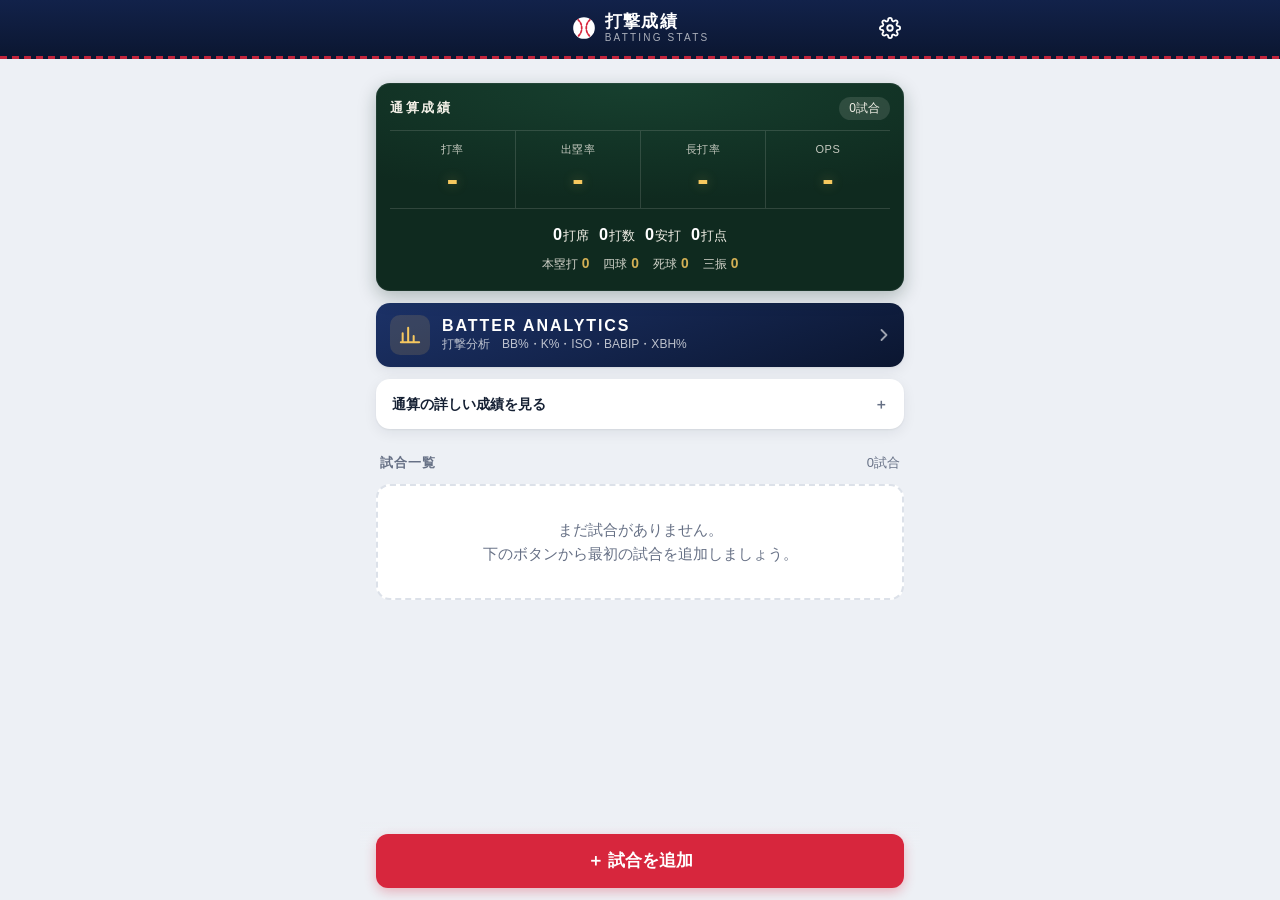
<file: index.html>
<!DOCTYPE html>
<html lang="ja">
<head>
  <meta charset="UTF-8">
  <meta name="viewport" content="width=device-width, initial-scale=1, viewport-fit=cover">
  <meta name="theme-color" content="#0b1630">
  <meta name="apple-mobile-web-app-capable" content="yes">
  <meta name="apple-mobile-web-app-status-bar-style" content="black-translucent">
  <meta name="apple-mobile-web-app-title" content="打撃成績">
  <title>打撃成績</title>
  <meta name="description" content="野球の打撃成績を記録・集計するアプリ">
  <link rel="manifest" href="manifest.webmanifest">
  <link rel="icon" type="image/png" sizes="32x32" href="icons/favicon-32.png">
  <link rel="apple-touch-icon" href="icons/apple-touch-icon.png">
  <link rel="stylesheet" href="css/style.css">
</head>
<body>
  <!-- 画面上部のヘッダー（中身は js/app.js が画面ごとに書き換えます） -->
  <header class="app-header" id="app-header"></header>

  <!-- 各画面の中身が入る場所（js/screens/ の各ファイルが描画します） -->
  <main class="app-main" id="app-main"></main>

  <!-- 「記録しました」などの短いお知らせ -->
  <div class="toast" id="toast" role="status" aria-live="polite"></div>

  <!-- 読み込む順番に意味があります（共通の部品 → 保存の仕組み → 各画面 → 起動処理） -->
  <script src="js/constants.js"></script>
  <script src="js/ui.js"></script>
  <script src="js/stats.js"></script>
  <script src="js/storage/local-storage-adapter.js"></script>
  <script src="js/storage/store.js"></script>
  <script src="js/backup.js"></script>
  <script src="js/screens/home.js"></script>
  <script src="js/screens/game-form.js"></script>
  <script src="js/screens/game-detail.js"></script>
  <script src="js/screens/analytics.js"></script>
  <script src="js/screens/settings.js"></script>
  <script src="js/app.js"></script>
</body>
</html>
</file>
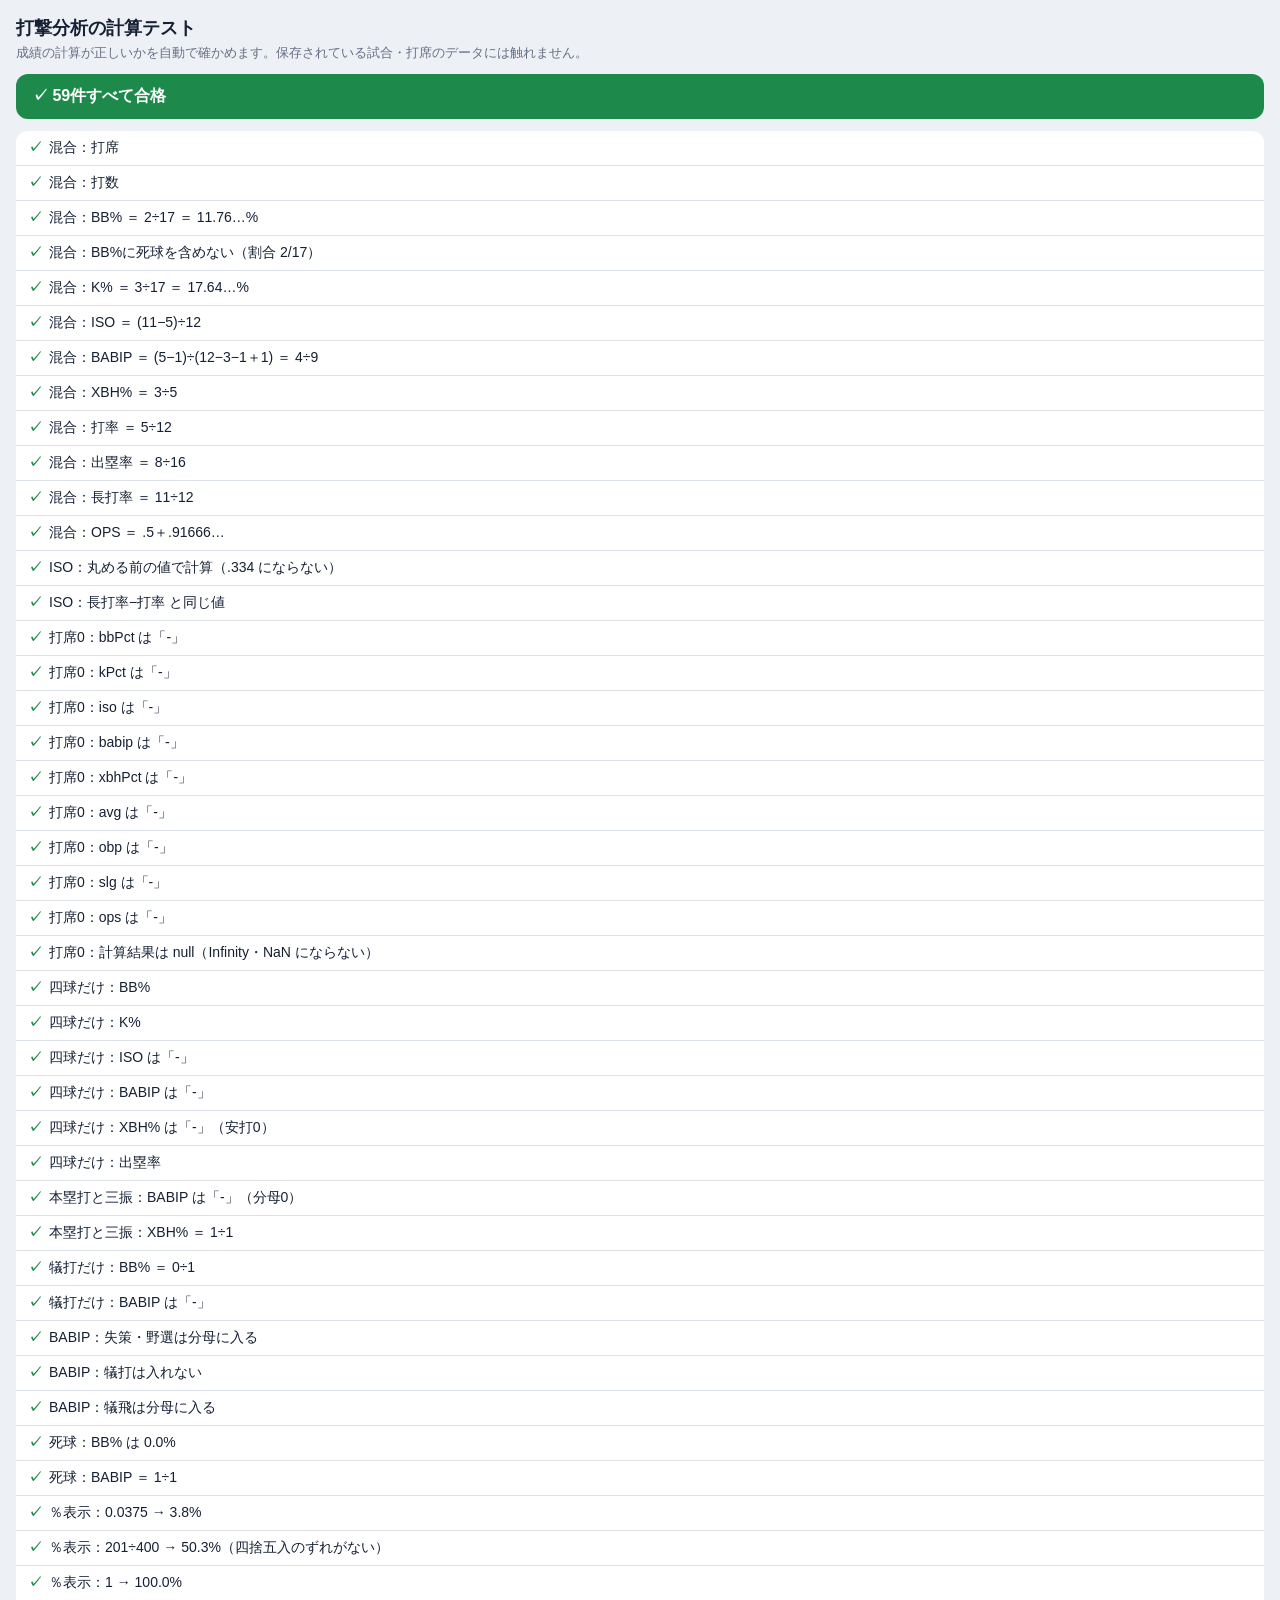
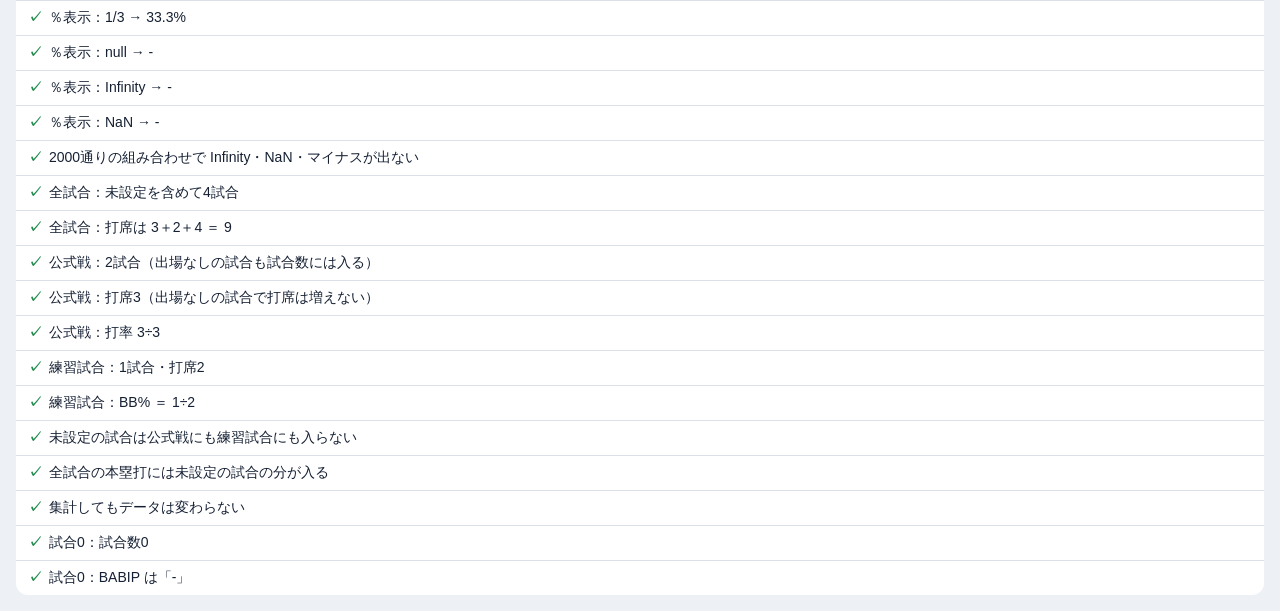
<file: tests/test.html>
<!DOCTYPE html>
<html lang="ja">
<head>
  <meta charset="UTF-8">
  <meta name="viewport" content="width=device-width, initial-scale=1">
  <title>計算テスト｜打撃成績</title>
  <style>
    body { margin: 0; padding: 16px; font-family: -apple-system, "Hiragino Sans", "Noto Sans JP", sans-serif; background: #edf0f5; color: #152033; }
    h1 { font-size: 18px; margin: 0 0 4px; }
    .note { font-size: 13px; color: #667085; margin: 0 0 12px; }
    .summary { padding: 12px 16px; border-radius: 12px; font-weight: 700; font-size: 16px; color: #fff; }
    .summary.ok { background: #1d8a4b; }
    .summary.ng { background: #d7263d; }
    ul { list-style: none; margin: 12px 0 0; padding: 0; background: #fff; border-radius: 12px; }
    li { padding: 8px 12px; border-top: 1px solid #dce1e9; font-size: 14px; }
    li:first-child { border-top: 0; }
    .mark { display: inline-block; width: 1.5em; font-weight: 700; }
    .pass .mark { color: #1d8a4b; }
    .fail { background: #fdecef; }
    .fail .mark { color: #d7263d; }
    .detail { display: block; margin-left: 1.5em; font-size: 12px; color: #b01d31; }
  </style>
</head>
<body>
  <h1>打撃分析の計算テスト</h1>
  <p class="note">成績の計算が正しいかを自動で確かめます。保存されている試合・打席のデータには触れません。</p>
  <div class="summary" id="summary">テスト中…</div>
  <ul id="list"></ul>

  <script src="../js/constants.js"></script>
  <script src="../js/ui.js"></script>
  <script src="../js/stats.js"></script>
  <script src="analytics-tests.js"></script>
  <script>
    (function () {
      var results = (window.App && App.testResults) || [];
      var failed = results.filter(function (r) { return !r.ok; });
      var summary = document.getElementById('summary');
      if (!results.length) {
        summary.textContent = 'テストを実行できませんでした';
        summary.className = 'summary ng';
      } else {
        summary.textContent = failed.length
          ? '✕ ' + results.length + '件中 ' + failed.length + '件が不合格'
          : '✓ ' + results.length + '件すべて合格';
        summary.className = 'summary ' + (failed.length ? 'ng' : 'ok');
      }
      document.getElementById('list').innerHTML = results.map(function (r) {
        var text = r.name.replace(/&/g, '&amp;').replace(/</g, '&lt;');
        return '<li class="' + (r.ok ? 'pass' : 'fail') + '"><span class="mark">' + (r.ok ? '✓' : '✕') + '</span>' + text +
          (r.detail ? '<span class="detail">' + r.detail.replace(/</g, '&lt;') + '</span>' : '') + '</li>';
      }).join('');
      document.title = (failed.length ? 'NG ' : 'OK ') + document.title;
    })();
  </script>
</body>
</html>
</file>
<file: css/style.css>
/* =========================================================
   打撃成績アプリ　スタイル
   スマホ（幅 360〜430px）での表示を基準にしています。
   色やサイズは :root の変数をまとめて変えれば全体に反映されます。
   ========================================================= */

:root {
  /* チームカラー（紺 × 赤） */
  --c-navy-900: #0b1630;
  --c-navy-800: #12224a;
  --c-navy-700: #1c3268;
  --c-red: #d7263d;
  --c-red-dark: #b01d31;

  /* スコアボード */
  --c-board: #0f2a1f;
  --c-board-2: #17402f;
  --c-board-line: rgba(244, 241, 232, 0.14);
  --c-gold: #f6c85f;
  --c-chalk: #f4f1e8;

  /* 基本の色 */
  --c-bg: #edf0f5;
  --c-surface: #ffffff;
  --c-text: #152033;
  --c-muted: #667085;
  --c-border: #dce1e9;

  /* 打席結果の色分け */
  --c-hit: #1d8a4b;
  --c-hit-bg: #e2f4e9;
  --c-walk: #2160c4;
  --c-walk-bg: #e3ecfb;
  --c-sac: #b26a12;
  --c-sac-bg: #fbefd9;
  --c-out: #556070;
  --c-out-bg: #eceff3;

  --radius: 14px;
  --radius-sm: 10px;
  --shadow: 0 1px 2px rgba(16, 24, 40, 0.06), 0 4px 14px rgba(16, 24, 40, 0.07);

  --font: -apple-system, BlinkMacSystemFont, "Hiragino Sans", "Hiragino Kaku Gothic ProN",
          "Noto Sans JP", "Yu Gothic UI", Meiryo, sans-serif;
  --font-num: "DIN Alternate", "DIN Condensed", Bahnschrift, "Roboto Condensed",
              "Arial Narrow", var(--font);

  --header-h: 56px;
  --safe-top: env(safe-area-inset-top, 0px);
  --safe-bottom: env(safe-area-inset-bottom, 0px);
  --content-max: 560px;

  color-scheme: light;
}

/* ---------- 基本 ---------- */

*,
*::before,
*::after {
  box-sizing: border-box;
}

html {
  -webkit-text-size-adjust: 100%;
}

body {
  margin: 0;
  min-height: 100vh;
  background: var(--c-bg);
  color: var(--c-text);
  font-family: var(--font);
  font-size: 15px;
  line-height: 1.6;
  -webkit-tap-highlight-color: transparent;
}

a {
  color: var(--c-walk);
}

button {
  font: inherit;
  color: inherit;
}

[hidden] {
  display: none !important;
}

svg {
  display: block;
}

/* ---------- ヘッダー ---------- */

.app-header {
  position: sticky;
  top: 0;
  z-index: 20;
  padding-top: var(--safe-top);
  background: linear-gradient(180deg, var(--c-navy-800), var(--c-navy-900));
  color: #fff;
}

/* ボールの縫い目をイメージした赤いライン */
.app-header::after {
  content: "";
  display: block;
  height: 3px;
  background: repeating-linear-gradient(90deg, var(--c-red) 0 7px, transparent 7px 12px);
  opacity: 0.9;
}

.app-header__inner {
  display: grid;
  grid-template-columns: 80px 1fr 80px;
  align-items: center;
  height: var(--header-h);
  max-width: var(--content-max);
  margin: 0 auto;
  padding: 0 8px;
}

.app-header__side {
  display: flex;
  align-items: center;
}

.app-header__side--right {
  justify-content: flex-end;
}

.header-btn {
  display: inline-flex;
  align-items: center;
  justify-content: center;
  gap: 2px;
  min-width: 44px;
  height: 44px;
  padding: 0 8px;
  border-radius: 10px;
  color: #fff;
  text-decoration: none;
  font-size: 15px;
}

.header-btn svg {
  width: 22px;
  height: 22px;
}

.header-btn:active {
  background: rgba(255, 255, 255, 0.12);
}

.header-btn--back {
  padding-left: 2px;
}

.header-btn--text {
  font-weight: 700;
  border: 1px solid rgba(255, 255, 255, 0.35);
  height: 34px;
  padding: 0 14px;
  border-radius: 999px;
}

.header-title {
  display: flex;
  flex-direction: column;
  align-items: center;
  min-width: 0;
  line-height: 1.25;
}

.header-title__main {
  max-width: 100%;
  overflow: hidden;
  white-space: nowrap;
  text-overflow: ellipsis;
  font-size: 17px;
  font-weight: 700;
}

.header-title__sub {
  font-size: 12px;
  color: rgba(255, 255, 255, 0.7);
  font-family: var(--font-num);
  letter-spacing: 0.04em;
}

.brand {
  display: flex;
  align-items: center;
  justify-content: center;
  gap: 8px;
}

.icon-ball {
  width: 26px;
  height: 26px;
}

.brand__text {
  display: flex;
  flex-direction: column;
  line-height: 1.1;
}

.brand__title {
  font-size: 17px;
  font-weight: 800;
  letter-spacing: 0.08em;
}

.brand__sub {
  font-family: var(--font-num);
  font-size: 10px;
  letter-spacing: 0.22em;
  color: rgba(255, 255, 255, 0.65);
}

/* ---------- メイン ---------- */

.app-main {
  max-width: var(--content-max);
  margin: 0 auto;
  padding: 16px 16px calc(112px + var(--safe-bottom));
}

.app-main.has-record-bar {
  padding-bottom: calc(112px + var(--safe-bottom));
}

.section {
  margin-top: 24px;
}

.section-title {
  display: flex;
  align-items: baseline;
  justify-content: space-between;
  margin: 0 4px 10px;
  font-size: 13px;
  font-weight: 700;
  letter-spacing: 0.08em;
  color: var(--c-muted);
}

.section-title__count {
  font-weight: 500;
  letter-spacing: 0;
}

.card {
  background: var(--c-surface);
  border-radius: var(--radius);
  box-shadow: var(--shadow);
}

.card__title {
  margin: 0 0 6px;
  font-size: 16px;
}

.card__text {
  margin: 0 0 16px;
  font-size: 14px;
  color: var(--c-muted);
}

.empty {
  padding: 32px 16px;
  text-align: center;
  color: var(--c-muted);
  background: var(--c-surface);
  border: 2px dashed var(--c-border);
  border-radius: var(--radius);
}

.empty--compact {
  padding: 20px 16px;
}

/* 「4打席 3打数 2安打 1打点」 */
.stat-line {
  display: inline-flex;
  flex-wrap: wrap;
  column-gap: 10px;
}

.stat-line b {
  font-family: var(--font-num);
  font-size: 1.25em;
  margin-right: 1px;
}

/* ---------- スコアボード（通算成績） ---------- */

.scoreboard {
  position: relative;
  overflow: hidden;
  padding: 14px 14px 16px;
  border-radius: var(--radius);
  background:
    radial-gradient(120% 80% at 50% 0%, var(--c-board-2), transparent 70%),
    var(--c-board);
  color: var(--c-chalk);
  box-shadow: inset 0 0 0 1px rgba(255, 255, 255, 0.06), 0 6px 18px rgba(15, 42, 31, 0.28);
}

.scoreboard__head {
  display: flex;
  align-items: center;
  justify-content: space-between;
  margin-bottom: 10px;
}

.scoreboard__title {
  font-size: 13px;
  font-weight: 700;
  letter-spacing: 0.2em;
}

.scoreboard__games {
  padding: 2px 10px;
  border-radius: 999px;
  font-size: 12px;
  background: rgba(244, 241, 232, 0.12);
}

.scoreboard__rates {
  display: grid;
  grid-template-columns: repeat(4, 1fr);
  border-top: 1px solid var(--c-board-line);
  border-bottom: 1px solid var(--c-board-line);
}

.rate {
  display: flex;
  flex-direction: column;
  align-items: center;
  padding: 10px 0 8px;
}

.rate + .rate {
  border-left: 1px solid var(--c-board-line);
}

.rate__label {
  font-size: 11px;
  letter-spacing: 0.06em;
  opacity: 0.8;
}

.rate__value {
  font-family: var(--font-num);
  font-size: 28px;
  font-weight: 700;
  line-height: 1.2;
  color: var(--c-gold);
  font-variant-numeric: tabular-nums;
  text-shadow: 0 0 12px rgba(246, 200, 95, 0.35);
}

.scoreboard__line {
  margin-top: 12px;
  text-align: center;
  font-size: 13px;
}

.scoreboard__line .stat-line {
  justify-content: center;
}

.scoreboard__line b {
  color: #fff;
}

/* 結果別の内訳 */
.stat-details {
  margin-top: 12px;
  padding: 0 16px;
}

.stat-details summary {
  padding: 14px 0;
  font-size: 14px;
  font-weight: 700;
  cursor: pointer;
  list-style: none;
}

.stat-details summary::-webkit-details-marker {
  display: none;
}

.stat-details summary::after {
  content: "＋";
  float: right;
  color: var(--c-muted);
}

.stat-details[open] summary::after {
  content: "－";
}

.stat-grid {
  display: grid;
  grid-template-columns: repeat(3, 1fr);
  gap: 8px;
  margin: 0 0 16px;
}

.stat-cell {
  display: flex;
  justify-content: space-between;
  align-items: baseline;
  padding: 8px 10px;
  border-radius: var(--radius-sm);
  background: var(--c-bg);
  font-size: 13px;
}

.stat-cell dt {
  color: var(--c-muted);
  white-space: nowrap;
}

.stat-cell dd {
  margin: 0;
  font-family: var(--font-num);
  font-size: 18px;
  font-weight: 700;
}

/* ---------- 試合一覧 ---------- */

.game-list {
  display: flex;
  flex-direction: column;
  gap: 10px;
  margin: 0;
  padding: 0;
  list-style: none;
}

.game-card {
  display: flex;
  align-items: center;
  gap: 12px;
  padding: 12px 10px 12px 12px;
  background: var(--c-surface);
  border-radius: var(--radius);
  box-shadow: var(--shadow);
  color: inherit;
  text-decoration: none;
  transition: transform 0.08s ease;
}

.game-card:active {
  transform: scale(0.985);
}

.game-card__date {
  display: flex;
  flex-direction: column;
  align-items: center;
  justify-content: center;
  flex: 0 0 56px;
  height: 56px;
  border-radius: 12px;
  background: var(--c-navy-800);
  color: #fff;
  line-height: 1.1;
}

.game-card__md {
  font-family: var(--font-num);
  font-size: 19px;
  font-weight: 700;
}

.game-card__dow {
  font-size: 11px;
  opacity: 0.75;
}

.game-card__body {
  flex: 1;
  min-width: 0;
}

.game-card__opponent {
  overflow: hidden;
  white-space: nowrap;
  text-overflow: ellipsis;
  font-size: 16px;
  font-weight: 700;
}

.game-card__line {
  font-size: 13px;
  color: var(--c-muted);
}

.game-card__line b {
  color: var(--c-text);
}

.game-card__chevron {
  flex: 0 0 auto;
  color: #a6afbd;
}

.game-card__chevron svg {
  width: 20px;
  height: 20px;
}

.pa-marks {
  display: flex;
  flex-wrap: wrap;
  gap: 4px;
  margin-top: 6px;
}

.pa-mark {
  display: inline-flex;
  align-items: center;
  justify-content: center;
  width: 22px;
  height: 22px;
  border-radius: 6px;
  font-size: 12px;
  font-weight: 700;
}

.pa-mark--hit  { background: var(--c-hit);  color: #fff; }
.pa-mark--walk { background: var(--c-walk); color: #fff; }
.pa-mark--sac  { background: var(--c-sac-bg); color: var(--c-sac); }
.pa-mark--out  { background: var(--c-out-bg); color: var(--c-out); }

/* ---------- 試合の画面 ---------- */

.game-summary {
  padding: 16px;
  border-radius: var(--radius);
  background: linear-gradient(160deg, var(--c-navy-700), var(--c-navy-900));
  color: #fff;
  box-shadow: var(--shadow);
}

.game-summary__date {
  font-size: 12px;
  opacity: 0.7;
}

.game-summary__line {
  margin-top: 2px;
  font-size: 15px;
}

.game-summary__line b {
  font-size: 1.6em;
  color: var(--c-gold);
}

.game-summary__rates {
  display: grid;
  grid-template-columns: repeat(4, 1fr);
  gap: 6px;
  margin-top: 12px;
}

.mini-rate {
  display: flex;
  flex-direction: column;
  align-items: center;
  padding: 6px 0;
  border-radius: var(--radius-sm);
  background: rgba(255, 255, 255, 0.08);
}

.mini-rate__label {
  font-size: 11px;
  opacity: 0.75;
}

.mini-rate__value {
  font-family: var(--font-num);
  font-size: 18px;
  font-weight: 700;
  font-variant-numeric: tabular-nums;
}

.game-summary__memo {
  margin: 12px 0 0;
  padding-top: 10px;
  border-top: 1px solid rgba(255, 255, 255, 0.14);
  font-size: 13px;
  opacity: 0.85;
}

.pa-list {
  display: flex;
  flex-direction: column;
  gap: 6px;
  margin: 0;
  padding: 0;
  list-style: none;
}

.pa-item {
  display: flex;
  align-items: center;
  gap: 12px;
  width: 100%;
  min-height: 52px;
  padding: 8px 14px;
  border: 0;
  border-radius: var(--radius-sm);
  background: var(--c-surface);
  box-shadow: var(--shadow);
  text-align: left;
  cursor: pointer;
}

.pa-item:active {
  background: #f6f7fa;
}

.pa-item__no {
  flex: 0 0 64px;
  font-size: 13px;
  color: var(--c-muted);
}

.pa-item__rbi {
  margin-left: auto;
  font-size: 13px;
  font-weight: 700;
  color: var(--c-red);
}

.chip {
  display: inline-block;
  padding: 3px 12px;
  border-radius: 999px;
  font-size: 14px;
  font-weight: 700;
}

.chip--hit  { background: var(--c-hit-bg);  color: var(--c-hit); }
.chip--walk { background: var(--c-walk-bg); color: var(--c-walk); }
.chip--sac  { background: var(--c-sac-bg);  color: var(--c-sac); }
.chip--out  { background: var(--c-out-bg);  color: var(--c-out); }

/* 試合の画面の下：「＋ 第N打席を記録」ボタン（押すと入力パネルが開く） */
.record-bar {
  position: fixed;
  left: 0;
  right: 0;
  bottom: 0;
  z-index: 15;
  max-width: var(--content-max);
  margin: 0 auto;
  padding: 12px 16px calc(12px + var(--safe-bottom));
  background: linear-gradient(180deg, rgba(237, 240, 245, 0), var(--c-bg) 35%);
}

.record-bar__draft {
  margin: 0 0 6px;
  text-align: center;
  font-size: 12px;
  font-weight: 700;
  color: var(--c-sac);
}

.rbi-picker {
  display: flex;
  align-items: center;
  gap: 10px;
  margin-bottom: 10px;
}

.rbi-picker__label {
  flex: 0 0 auto;
  font-size: 13px;
  font-weight: 700;
  color: var(--c-muted);
}

.rbi-picker__options {
  display: grid;
  grid-template-columns: repeat(5, 1fr);
  gap: 6px;
  flex: 1;
}

.rbi-btn {
  height: 40px;
  border: 1px solid var(--c-border);
  border-radius: var(--radius-sm);
  background: var(--c-surface);
  font-family: var(--font-num);
  font-size: 18px;
  font-weight: 700;
  cursor: pointer;
}

.rbi-btn.is-selected {
  background: var(--c-red);
  border-color: var(--c-red);
  color: #fff;
}

.result-grid {
  display: grid;
  grid-template-columns: repeat(3, 1fr);
  gap: 8px;
}

.result-btn {
  height: 54px;
  padding: 0 4px;
  border: 0;
  border-radius: 12px;
  font-size: 16px;
  font-weight: 700;
  letter-spacing: 0.02em;
  cursor: pointer;
  transition: transform 0.06s ease, filter 0.06s ease;
}

.result-btn:active {
  transform: scale(0.95);
  filter: brightness(0.92);
}

.result-btn--hit  { background: var(--c-hit);  color: #fff; }
.result-btn--walk { background: var(--c-walk); color: #fff; }
.result-btn--sac  { background: var(--c-sac-bg); color: var(--c-sac); box-shadow: inset 0 0 0 1.5px rgba(178, 106, 18, 0.35); }
.result-btn--out  { background: var(--c-out-bg); color: var(--c-text); box-shadow: inset 0 0 0 1.5px var(--c-border); }

/* ---------- フォーム ---------- */

.form {
  padding: 18px 16px;
}

.field + .field {
  margin-top: 18px;
}

.field__label {
  display: block;
  margin-bottom: 6px;
  font-size: 14px;
  font-weight: 700;
}

.field__optional {
  margin-left: 8px;
  padding: 1px 8px;
  border-radius: 999px;
  background: var(--c-bg);
  font-size: 11px;
  font-weight: 500;
  color: var(--c-muted);
}

.field__error {
  margin: 6px 0 0;
  font-size: 13px;
  color: var(--c-red);
}

/* iPhoneで入力時に画面が拡大されないよう 16px 以上にしています */
.input {
  display: block;
  width: 100%;
  min-height: 48px;
  padding: 10px 12px;
  border: 1.5px solid var(--c-border);
  border-radius: var(--radius-sm);
  background: var(--c-surface);
  font: inherit;
  font-size: 16px;
  color: var(--c-text);
  -webkit-appearance: none;
  appearance: none;
}

.input:focus {
  outline: none;
  border-color: var(--c-navy-700);
  box-shadow: 0 0 0 3px rgba(28, 50, 104, 0.15);
}

.textarea {
  resize: vertical;
  min-height: 88px;
}

.form__actions {
  display: flex;
  flex-direction: column;
  gap: 8px;
  margin-top: 24px;
}

.danger-zone {
  margin-top: 24px;
}

/* ---------- ボタン ---------- */

.btn {
  display: inline-flex;
  align-items: center;
  justify-content: center;
  min-height: 48px;
  padding: 0 18px;
  border: 0;
  border-radius: 12px;
  font-size: 16px;
  font-weight: 700;
  text-decoration: none;
  cursor: pointer;
  transition: transform 0.06s ease, filter 0.06s ease;
}

.btn:active {
  transform: scale(0.98);
  filter: brightness(0.94);
}

.btn--block {
  display: flex;
  width: 100%;
}

.btn--lg {
  min-height: 54px;
  font-size: 17px;
}

.btn--primary {
  background: var(--c-red);
  color: #fff;
  box-shadow: 0 4px 12px rgba(215, 38, 61, 0.3);
}

.btn--outline {
  background: var(--c-surface);
  color: var(--c-navy-800);
  box-shadow: inset 0 0 0 1.5px var(--c-navy-800);
}

.btn--ghost {
  background: transparent;
  color: var(--c-muted);
}

.btn--danger {
  background: var(--c-surface);
  color: var(--c-red);
  box-shadow: inset 0 0 0 1.5px rgba(215, 38, 61, 0.4);
}

/* ホーム画面下の「試合を追加」 */
.bottom-bar {
  position: fixed;
  left: 0;
  right: 0;
  bottom: 0;
  z-index: 15;
  max-width: var(--content-max);
  margin: 0 auto;
  padding: 12px 16px calc(12px + var(--safe-bottom));
  background: linear-gradient(180deg, rgba(237, 240, 245, 0), var(--c-bg) 35%);
}

/* ---------- 設定 ---------- */

.settings-card {
  padding: 18px 16px;
}

.settings-card + .settings-card {
  margin-top: 14px;
}

.stack {
  display: flex;
  flex-direction: column;
  gap: 10px;
}

.info-list {
  margin: 8px 0 0;
}

.info-list div {
  display: flex;
  justify-content: space-between;
  gap: 12px;
  padding: 10px 0;
  border-top: 1px solid var(--c-border);
  font-size: 14px;
}

.info-list dt {
  color: var(--c-muted);
}

.info-list dd {
  margin: 0;
  text-align: right;
}

/* ---------- お知らせ（トースト） ---------- */

.toast {
  position: fixed;
  top: calc(var(--safe-top) + var(--header-h) + 12px);
  left: 50%;
  z-index: 30;
  max-width: calc(100% - 32px);
  padding: 10px 18px;
  border-radius: 999px;
  background: rgba(11, 22, 48, 0.94);
  color: #fff;
  font-size: 14px;
  font-weight: 700;
  box-shadow: 0 8px 24px rgba(11, 22, 48, 0.3);
  pointer-events: none;
  opacity: 0;
  transform: translate(-50%, -8px);
  transition: opacity 0.2s ease, transform 0.2s ease;
}

.toast.is-visible {
  opacity: 1;
  transform: translate(-50%, 0);
}

/* ---------- 画面幅に合わせた調整 ---------- */

/* 幅の狭いスマホ（iPhone SE など） */
@media (max-width: 359px) {
  .rate__value {
    font-size: 23px;
  }

  .result-btn {
    font-size: 13px;
    letter-spacing: 0;
    white-space: nowrap;
  }

  .stat-grid {
    grid-template-columns: repeat(2, 1fr);
  }
}

/* タブレット・PC */
@media (min-width: 600px) {
  .app-main {
    padding-top: 24px;
  }

  .rate__value {
    font-size: 34px;
  }
}

/* ---------- 段階2で追加 ---------- */

.pa-marks__empty {
  font-size: 12px;
  color: var(--c-muted);
}

.empty--error {
  border-color: rgba(215, 38, 61, 0.35);
  color: var(--c-red-dark);
}

.badge {
  margin-left: 8px;
  padding: 2px 8px;
  border-radius: 999px;
  background: var(--c-sac-bg);
  color: var(--c-sac);
  font-size: 11px;
  font-weight: 700;
  vertical-align: middle;
}

.settings-card--dev {
  border: 2px dashed var(--c-border);
  box-shadow: none;
}

/* ---------- 段階3で追加 ---------- */

.form__error {
  margin: 18px 0 0;
  padding: 10px 12px;
  border-radius: var(--radius-sm);
  background: rgba(215, 38, 61, 0.08);
  color: var(--c-red-dark);
  font-size: 14px;
}

.btn:disabled {
  opacity: 0.55;
  cursor: default;
  transform: none;
  filter: none;
}

/* ---------- 段階4で追加 ---------- */

/* 打席の記録：タップできることが分かる矢印と、記録直後の目印 */
.pa-item__chevron {
  flex: 0 0 auto;
  color: #a6afbd;
}

.pa-item__rbi + .pa-item__chevron {
  margin-left: 4px;
}

.pa-item__chevron svg {
  width: 18px;
  height: 18px;
}

/* 下の記録ボタンに隠れない位置までスクロールさせる */
.has-record-bar .pa-item {
  scroll-margin-top: calc(var(--header-h) + var(--safe-top) + 16px);
  scroll-margin-bottom: calc(120px + var(--safe-bottom));
}

.pa-item.is-new {
  animation: pa-flash 1.6s ease-out;
}

@keyframes pa-flash {
  0%, 30% {
    background: #fff6dc;
    box-shadow: 0 0 0 2px var(--c-gold), var(--shadow);
  }
  100% {
    background: var(--c-surface);
    box-shadow: var(--shadow);
  }
}

.pa-list__hint {
  margin: 10px 4px 0;
  font-size: 12px;
  color: var(--c-muted);
  text-align: center;
}

/* お知らせの「取り消し」ボタン */
.toast {
  display: flex;
  align-items: center;
  gap: 12px;
  width: max-content;
}

.toast.has-action {
  padding-right: 8px;
}

.toast.has-action.is-visible {
  pointer-events: auto;
}

.toast__action {
  flex: 0 0 auto;
  min-height: 32px;
  padding: 0 12px;
  border: 0;
  border-radius: 999px;
  background: rgba(246, 200, 95, 0.18);
  color: var(--c-gold);
  font-size: 14px;
  font-weight: 700;
  cursor: pointer;
}

/* 下からせり上がるパネル（打席の修正） */
body.has-sheet {
  overflow: hidden;
  overscroll-behavior-y: none; /* パネルを下へスワイプしたとき、画面の再読み込みが起きないように */
}

.sheet-backdrop {
  position: fixed;
  inset: 0;
  z-index: 25;
  display: flex;
  align-items: flex-end;
  justify-content: center;
  background: rgba(11, 22, 48, 0.55);
  animation: sheet-fade 0.18s ease-out;
}

.sheet {
  width: 100%;
  max-width: var(--content-max);
  max-height: calc(100% - var(--safe-top) - 24px);
  overflow-y: auto;
  overscroll-behavior: contain;
  -webkit-overflow-scrolling: touch;
  padding: 0 12px calc(16px + var(--safe-bottom));
  border-radius: 20px 20px 0 0;
  background: var(--c-surface);
  box-shadow: 0 -10px 30px rgba(11, 22, 48, 0.25);
  animation: sheet-up 0.22s ease-out;
  transition: transform 0.2s ease-out;
}

.sheet.is-dragging {
  transition: none;
}

/* パネル上部（つまみ・見出し）：スクロールしても見え続け、ここを下へスワイプすると閉じる */
.sheet__top {
  position: sticky;
  top: 0;
  z-index: 2;
  margin: 0 -12px;
  padding: 0 12px;
  background: var(--c-surface);
  border-radius: 20px 20px 0 0;
  touch-action: none;
  cursor: grab;
}

.sheet__grab {
  width: 44px;
  height: 5px;
  margin: 0 auto;
  border-radius: 999px;
  background: #c9ced8;
  transform: translateY(8px);
}

.sheet__head {
  display: flex;
  align-items: center;
  justify-content: space-between;
  padding: 14px 2px 10px 4px;
}

.sheet-backdrop.is-closing {
  pointer-events: none;
  animation: sheet-fade-out 0.2s ease-in forwards;
}

.sheet-backdrop.is-closing .sheet {
  transform: translateY(100%) !important;
  transition: transform 0.2s ease-in;
}

@keyframes sheet-fade-out {
  from { opacity: 1; }
  to { opacity: 0; }
}

.sheet__title {
  margin: 0;
  font-size: 17px;
}

.sheet__close {
  width: 40px;
  height: 40px;
  border: 0;
  border-radius: 50%;
  background: var(--c-bg);
  font-size: 22px;
  line-height: 1;
  color: var(--c-muted);
  cursor: pointer;
}

.sheet__actions {
  display: flex;
  flex-direction: column;
  gap: 10px;
  margin-top: 16px;
}

/* 修正パネルでは、選んだ結果だけをはっきり見せる */
.result-grid.has-selection .result-btn:not(.is-selected) {
  opacity: 0.4;
}

.result-btn.is-selected {
  outline: 3px solid var(--c-navy-800);
  outline-offset: 2px;
}

@keyframes sheet-up {
  from { transform: translateY(100%); }
  to { transform: translateY(0); }
}

@keyframes sheet-fade {
  from { opacity: 0; }
  to { opacity: 1; }
}

/* ---------- 段階5で追加 ---------- */

/* 主な記録（本塁打・四球・死球・三振） */
.key-counts {
  display: inline-flex;
  flex-wrap: wrap;
  justify-content: center;
  column-gap: 14px;
  row-gap: 2px;
}

.key-counts b {
  margin-left: 4px;
  font-family: var(--font-num);
  font-size: 1.15em;
}

.scoreboard__counts {
  margin-top: 6px;
  text-align: center;
  font-size: 12px;
  opacity: 0.85;
}

.scoreboard__counts b {
  color: var(--c-gold);
}

.game-summary__counts {
  margin-top: 4px;
  font-size: 12px;
  opacity: 0.85;
}

.game-summary__counts .key-counts {
  justify-content: flex-start;
}

/* 詳しい成績 */
.stat-cell dt {
  font-size: 12px;
}

.stat-note {
  margin: -4px 0 16px;
  font-size: 11px;
  line-height: 1.7;
  color: var(--c-muted);
}

/* ---------- 段階6で追加 ---------- */

.backup-last {
  margin: -6px 0 14px;
  font-size: 13px;
  font-weight: 700;
}

.backup-last__none {
  color: var(--c-red-dark);
}

/* 注意書き */
.notice {
  margin: 14px 0 0;
  padding: 12px 14px;
  border-radius: var(--radius-sm);
  font-size: 13px;
  line-height: 1.7;
}

.notice--warn {
  background: var(--c-sac-bg);
  color: #7a4a0c;
}

.notice--error {
  background: rgba(215, 38, 61, 0.08);
  color: var(--c-red-dark);
}

.info-list--compact {
  margin: 0 0 12px;
}

.info-list--compact div {
  padding: 8px 0;
  font-size: 13px;
}

.info-list .break {
  min-width: 0;
  overflow-wrap: anywhere;
}

/* 復元前の比較表 */
.table-scroll {
  overflow-x: auto;
}

.restore-compare {
  width: 100%;
  border-collapse: collapse;
  font-size: 14px;
}

.restore-compare th,
.restore-compare td {
  padding: 8px 10px;
  border-bottom: 1px solid var(--c-border);
  text-align: right;
  white-space: nowrap;
}

.restore-compare thead th {
  font-size: 12px;
  color: var(--c-muted);
}

.restore-compare tbody th {
  text-align: left;
  font-weight: 500;
  color: var(--c-muted);
}

.restore-compare td {
  font-family: var(--font-num);
  font-size: 16px;
  font-weight: 700;
  font-variant-numeric: tabular-nums;
}

.restore-compare td:last-child {
  color: var(--c-navy-800);
}

.restore-compare tr.is-changed td:last-child {
  color: var(--c-red);
}

/* ---------- 段階7で追加 ---------- */

.notice--info {
  margin: 0 0 14px;
  background: var(--c-walk-bg);
  color: #1d3f78;
}

/* ---------- 改良第1弾：試合区分・球場 ---------- */

:root {
  --c-official: #9b1c31;        /* 公式戦：エンジ */
  --c-official-bg: #f8e6e9;
  --c-practice-bg: #e6eaf3;
}

/* 試合一覧：公式戦は日付ラベルをエンジに（練習試合・未設定は従来の紺） */
.game-card__date--official {
  background: var(--c-official);
}

.game-card__title {
  display: flex;
  align-items: center;
  gap: 6px;
  min-width: 0;
}

.game-card__title .game-card__opponent {
  min-width: 0;
}

.category-pill {
  flex: 0 0 auto;
  padding: 1px 8px;
  border-radius: 999px;
  font-size: 11px;
  font-weight: 700;
  line-height: 1.6;
}

.category-pill--official {
  background: var(--c-official-bg);
  color: var(--c-official);
}

.category-pill--practice {
  background: var(--c-practice-bg);
  color: var(--c-navy-800);
}

/* 試合詳細：区分と球場 */
.game-summary__meta {
  display: flex;
  flex-wrap: wrap;
  align-items: center;
  gap: 6px 12px;
  margin-top: 6px;
}

.game-tag {
  padding: 2px 10px;
  border-radius: 999px;
  font-size: 12px;
  font-weight: 700;
}

.game-tag--official {
  background: var(--c-official);
  color: #fff;
  box-shadow: inset 0 0 0 1px rgba(255, 255, 255, 0.25);
}

.game-tag--practice {
  background: rgba(255, 255, 255, 0.16);
  color: #fff;
}

.game-tag--unset {
  border: 1px dashed rgba(255, 255, 255, 0.4);
  color: rgba(255, 255, 255, 0.7);
  font-weight: 500;
}

.game-summary__venue {
  display: inline-flex;
  align-items: center;
  gap: 4px;
  min-width: 0;
  font-size: 13px;
  overflow-wrap: anywhere;
}

.game-summary__venue svg {
  flex: 0 0 auto;
  width: 15px;
  height: 15px;
  opacity: 0.8;
}

.game-summary__venue.is-empty {
  opacity: 0.6;
}

/* 登録画面：試合区分の切り替え */
.segmented {
  display: grid;
  grid-template-columns: 1fr 1fr 0.8fr;
  gap: 6px;
}

.segmented__btn {
  min-height: 46px;
  padding: 0 6px;
  border: 1.5px solid var(--c-border);
  border-radius: var(--radius-sm);
  background: var(--c-surface);
  font-size: 15px;
  font-weight: 700;
  color: var(--c-text);
  cursor: pointer;
}

.segmented__btn--unset {
  font-size: 13px;
  font-weight: 500;
  color: var(--c-muted);
}

.segmented__btn.is-selected {
  color: #fff;
}

.segmented__btn--official.is-selected {
  background: var(--c-official);
  border-color: var(--c-official);
}

.segmented__btn--practice.is-selected {
  background: var(--c-navy-800);
  border-color: var(--c-navy-800);
}

.segmented__btn--unset.is-selected {
  background: var(--c-out);
  border-color: var(--c-out);
}

/* 登録画面：登録済みの球場 */
.venue-chips {
  display: flex;
  flex-wrap: wrap;
  gap: 6px;
  margin-top: 10px;
}

.venue-chips__label {
  flex: 0 0 100%;
  font-size: 12px;
  color: var(--c-muted);
}

.venue-chip {
  max-width: 100%;
  min-height: 36px;
  padding: 4px 14px;
  border: 1.5px solid var(--c-border);
  border-radius: 999px;
  background: var(--c-surface);
  font-size: 14px;
  color: var(--c-text);
  overflow-wrap: anywhere;
  cursor: pointer;
}

.venue-chip.is-selected {
  background: var(--c-navy-800);
  border-color: var(--c-navy-800);
  color: #fff;
  font-weight: 700;
}

.field__hint {
  margin: 8px 0 0;
  font-size: 12px;
  color: var(--c-muted);
}

.field__hint:empty {
  display: none;
}

.field__hint.is-new {
  color: var(--c-hit);
  font-weight: 700;
}

/* ---------- 改良第2弾：出場情報・打球の詳細・打席の状況・入力パネル ---------- */

/* 打席の記録：結果と状況を縦に並べる */
.pa-item__main {
  display: flex;
  flex-direction: column;
  align-items: flex-start;
  gap: 2px;
  min-width: 0;
}

.pa-item__situation {
  font-size: 12px;
  color: var(--c-muted);
}

/* 試合の画面：出場情報 */
.game-summary__appearance {
  display: flex;
  flex-wrap: wrap;
  align-items: center;
  gap: 4px 10px;
  margin-top: 6px;
  font-size: 13px;
}

.game-tag--appearance {
  background: rgba(246, 200, 95, 0.18);
  color: var(--c-gold);
}

.game-summary__appearance-detail {
  overflow-wrap: anywhere;
}

/* 試合の登録画面：出場情報 */
.form__section {
  margin-top: 22px;
  padding-top: 16px;
  border-top: 1px dashed var(--c-border);
}

.form__section + .field {
  margin-top: 18px;
}

.form__section-title {
  margin: 0 0 12px;
  font-size: 15px;
}

.form__section .field + .field,
.form__section #played-fields .field {
  margin-top: 14px;
}

.segmented--4 {
  grid-template-columns: repeat(4, 1fr);
}

.segmented--4 .segmented__btn {
  font-size: 14px;
}

.segmented__btn--choice.is-selected {
  background: var(--c-navy-800);
  border-color: var(--c-navy-800);
}

.select {
  -webkit-appearance: none;
  appearance: none;
  padding-right: 36px;
  background-image: linear-gradient(45deg, transparent 50%, var(--c-muted) 50%), linear-gradient(135deg, var(--c-muted) 50%, transparent 50%);
  background-position: calc(100% - 18px) 50%, calc(100% - 12px) 50%;
  background-size: 6px 6px, 6px 6px;
  background-repeat: no-repeat;
}

.position-list {
  display: flex;
  flex-direction: column;
  gap: 8px;
}

.position-row {
  display: grid;
  grid-template-columns: 76px 1fr auto;
  align-items: center;
  gap: 8px;
}

.position-row__label {
  font-size: 13px;
  font-weight: 700;
  color: var(--c-muted);
}

.position-row__remove {
  width: 40px;
  height: 40px;
  border: 0;
  border-radius: 50%;
  background: var(--c-bg);
  font-size: 18px;
  color: var(--c-muted);
  cursor: pointer;
}

.btn--small {
  min-height: 40px;
  margin-top: 8px;
  padding: 0 12px;
  font-size: 14px;
  color: var(--c-navy-700);
}

/* 入力パネル：打席の状況（必要なときだけ開く） */
.pa-section {
  margin-bottom: 12px;
  border: 1.5px solid var(--c-border);
  border-radius: var(--radius-sm);
  background: var(--c-surface);
}

.pa-section__summary {
  display: flex;
  align-items: center;
  justify-content: space-between;
  gap: 8px;
  min-height: 48px;
  padding: 8px 12px;
  list-style: none;
  cursor: pointer;
}

.pa-section__summary::-webkit-details-marker {
  display: none;
}

.pa-section__summary::after {
  content: "＋";
  color: var(--c-muted);
}

.pa-section[open] .pa-section__summary::after {
  content: "－";
}

.pa-section__title {
  font-size: 14px;
  font-weight: 700;
}

.pa-section__value {
  flex: 1;
  text-align: right;
  font-size: 13px;
  color: var(--c-navy-700);
  font-weight: 700;
}

.pa-section__body {
  padding: 0 12px 12px;
}

.opt-row + .opt-row {
  margin-top: 12px;
}

.opt-row__label {
  display: block;
  margin-bottom: 6px;
  font-size: 12px;
  font-weight: 700;
  color: var(--c-muted);
}

.inning-row {
  display: grid;
  grid-template-columns: 1fr 1.4fr;
  gap: 8px;
}

.inning-row .select {
  min-height: 44px;
  padding-top: 6px;
  padding-bottom: 6px;
}

.choice-row {
  display: flex;
  gap: 6px;
}

.choice-row .choice-btn {
  flex: 1;
}

.choice-grid {
  display: grid;
  grid-template-columns: repeat(3, 1fr);
  gap: 6px;
}

.choice-btn {
  min-height: 44px;
  padding: 4px 6px;
  border: 1.5px solid var(--c-border);
  border-radius: var(--radius-sm);
  background: var(--c-surface);
  font-size: 14px;
  font-weight: 700;
  color: var(--c-text);
  cursor: pointer;
}

.choice-btn--unset {
  font-size: 12px;
  font-weight: 500;
  color: var(--c-muted);
}

.choice-btn--wide {
  grid-column: 1 / -1;
  min-height: 38px;
}

.choice-btn.is-selected {
  background: var(--c-navy-800);
  border-color: var(--c-navy-800);
  color: #fff;
}

.choice-btn--unset.is-selected {
  background: var(--c-out);
  border-color: var(--c-out);
}

.choice-btn--fielder {
  display: flex;
  align-items: center;
  justify-content: center;
  gap: 6px;
  min-height: 48px;
}

.choice-btn--fielder b {
  font-size: 17px;
}

.choice-btn--fielder small {
  font-family: var(--font-num);
  font-size: 13px;
  opacity: 0.6;
}

.link-btn {
  margin-top: 10px;
  padding: 6px 0;
  border: 0;
  background: none;
  font-size: 13px;
  color: var(--c-walk);
  text-decoration: underline;
  cursor: pointer;
}

/* 入力パネル：打球の詳細（アウトなどを選んだときに出る） */
.batted-ball {
  margin-top: 14px;
  padding: 12px;
  border-radius: var(--radius-sm);
  background: var(--c-bg);
  scroll-margin-bottom: 16px;
}

.batted-ball__head {
  display: flex;
  align-items: baseline;
  justify-content: space-between;
  margin-bottom: 10px;
}

.batted-ball__title {
  font-size: 14px;
  font-weight: 700;
}

.batted-ball__preview {
  font-size: 18px;
  font-weight: 800;
  color: var(--c-navy-800);
}

.batted-ball .btn {
  margin-top: 14px;
}

/* 修正パネル：保存せずに閉じるときの確認 */
.discard-bar {
  margin: 4px 0 12px;
  padding: 12px;
  border-radius: var(--radius-sm);
  background: var(--c-sac-bg);
  color: #7a4a0c;
  font-size: 14px;
  font-weight: 700;
}

.discard-bar p {
  margin: 0 0 8px;
}

.discard-bar__actions {
  display: grid;
  grid-template-columns: 1fr 1fr;
  gap: 8px;
}

.discard-bar__actions .btn {
  min-height: 44px;
  font-size: 14px;
}

/* ---------- v1.3.0：打撃分析（BATTER ANALYTICS） ---------- */

/* ホーム：分析画面への入口 */
.analytics-link {
  display: flex;
  align-items: center;
  gap: 12px;
  margin-top: 12px;
  padding: 12px 10px 12px 14px;
  border-radius: var(--radius);
  background: linear-gradient(160deg, var(--c-navy-700), var(--c-navy-900));
  color: #fff;
  text-decoration: none;
  box-shadow: var(--shadow);
  transition: transform 0.06s ease, filter 0.06s ease;
}

.analytics-link:active {
  transform: scale(0.99);
  filter: brightness(0.94);
}

.analytics-link__icon {
  display: flex;
  align-items: center;
  justify-content: center;
  flex: 0 0 auto;
  width: 40px;
  height: 40px;
  border-radius: 10px;
  background: rgba(246, 200, 95, 0.14);
  color: var(--c-gold);
}

.analytics-link__icon svg {
  width: 22px;
  height: 22px;
}

.analytics-link__text {
  display: flex;
  flex-direction: column;
  flex: 1 1 auto;
  min-width: 0;
  line-height: 1.3;
}

.analytics-link__title {
  font-family: var(--font-num);
  font-size: 16px;
  font-weight: 700;
  letter-spacing: 0.12em;
}

.analytics-link__sub {
  font-size: 12px;
  color: rgba(255, 255, 255, 0.72);
  white-space: nowrap;
  overflow: hidden;
  text-overflow: ellipsis;
}

.analytics-link__chevron {
  flex: 0 0 auto;
  color: rgba(255, 255, 255, 0.6);
}

.analytics-link__chevron svg {
  width: 20px;
  height: 20px;
}

/* 切り替えボタン（スクロールしても上に残る） */
.analytics-filter {
  position: sticky;
  top: calc(var(--safe-top) + var(--header-h) + 3px);
  z-index: 10;
  margin: -16px -16px 12px;
  padding: 12px 16px 10px;
  background: var(--c-bg);
}

.analytics-filter__buttons {
  grid-template-columns: repeat(3, 1fr);
}

.analytics-filter__btn--all.is-selected {
  background: var(--c-board);
  border-color: var(--c-board);
}

.analytics-filter__btn--official.is-selected {
  background: var(--c-official);
  border-color: var(--c-official);
}

.analytics-filter__btn--practice.is-selected {
  background: var(--c-navy-800);
  border-color: var(--c-navy-800);
}

.analytics-hint {
  margin: -4px 4px 10px;
  font-size: 12px;
  color: var(--c-muted);
}

.analytics-notice {
  margin: 12px 0 0;
  padding: 12px 14px;
  border-radius: var(--radius-sm);
  background: var(--c-surface);
  border: 2px dashed var(--c-border);
  font-size: 13px;
  color: var(--c-muted);
  text-align: center;
}

/* スコアボード風の指標パネル */
.analytics-board__filter {
  padding: 2px 10px;
  border-radius: 999px;
  font-size: 12px;
  font-weight: 700;
  background: rgba(244, 241, 232, 0.12);
}

.analytics-board__filter--official {
  background: var(--c-official);
  color: #fff;
}

.analytics-board__filter--practice {
  background: var(--c-navy-700);
  color: #fff;
}

.metric-grid {
  display: grid;
  grid-template-columns: repeat(3, 1fr);
  border-top: 1px solid var(--c-board-line);
}

.metric {
  display: flex;
  flex-direction: column;
  align-items: center;
  min-width: 0;
  padding: 10px 2px 10px;
  border-bottom: 1px solid var(--c-board-line);
  text-align: center;
}

.metric:not(:nth-child(3n + 1)) {
  border-left: 1px solid var(--c-board-line);
}

.metric__label {
  font-family: var(--font-num);
  font-size: 15px;
  font-weight: 700;
  letter-spacing: 0.06em;
  line-height: 1.2;
}

.metric__name {
  font-size: 10px;
  opacity: 0.7;
  white-space: nowrap;
}

.metric__value {
  margin-top: 2px;
  font-family: var(--font-num);
  font-size: 26px;
  font-weight: 700;
  line-height: 1.2;
  color: var(--c-gold);
  font-variant-numeric: tabular-nums;
  text-shadow: 0 0 12px rgba(246, 200, 95, 0.35);
  white-space: nowrap;
}

.metric__parts {
  font-family: var(--font-num);
  font-size: 11px;
  opacity: 0.6;
  font-variant-numeric: tabular-nums;
}

.metric--sample .metric__label {
  opacity: 0.75;
}

.metric__sample {
  font-size: 12px;
  line-height: 1.45;
}

.metric__sample:first-of-type {
  margin-top: 4px;
}

.metric__sample b {
  margin-right: 2px;
  font-family: var(--font-num);
  font-size: 19px;
  color: #fff;
}

/* 基本の成績 */
.analytics-basic,
.analytics-compare {
  margin-top: 12px;
  padding: 14px 16px 16px;
}

.analytics-card__title {
  margin: 0 0 10px;
  font-size: 13px;
  font-weight: 700;
  letter-spacing: 0.08em;
  color: var(--c-muted);
}

.analytics-rates {
  display: grid;
  grid-template-columns: repeat(4, 1fr);
  border-radius: var(--radius-sm);
  background: var(--c-bg);
}

.analytics-rate {
  display: flex;
  flex-direction: column;
  align-items: center;
  padding: 8px 0 6px;
}

.analytics-rate + .analytics-rate {
  border-left: 1px solid var(--c-border);
}

.analytics-rate__label {
  font-size: 11px;
  color: var(--c-muted);
}

.analytics-rate__value {
  font-family: var(--font-num);
  font-size: 22px;
  font-weight: 700;
  line-height: 1.25;
  color: var(--c-navy-800);
  font-variant-numeric: tabular-nums;
}

.analytics-basic__line {
  margin-top: 10px;
  text-align: center;
  font-size: 13px;
}

.analytics-basic__line .stat-line {
  justify-content: center;
}

.analytics-basic__counts {
  margin-top: 2px;
  text-align: center;
  font-size: 12px;
  color: var(--c-muted);
}

.analytics-basic__counts b {
  color: var(--c-text);
}

/* 区分別の比較表 */
.analytics-compare__scroll {
  overflow-x: auto;
}

.compare-table {
  width: 100%;
  border-collapse: collapse;
  font-size: 13px;
}

.compare-table th,
.compare-table td {
  padding: 7px 6px;
  border-bottom: 1px solid var(--c-border);
  text-align: right;
  white-space: nowrap;
}

.compare-table thead th {
  font-size: 12px;
  color: var(--c-muted);
  font-weight: 700;
}

.compare-table tbody th {
  text-align: left;
  font-family: var(--font-num);
  font-weight: 700;
  color: var(--c-muted);
}

.compare-table td {
  font-family: var(--font-num);
  font-size: 15px;
  font-variant-numeric: tabular-nums;
}

.compare-table tbody tr:last-child th,
.compare-table tbody tr:last-child td {
  border-bottom: 0;
}

.compare-table .is-current {
  background: rgba(246, 200, 95, 0.16);
  color: var(--c-text);
  font-weight: 700;
}

.compare-table thead .is-current {
  border-radius: 8px 8px 0 0;
}

/* 指標の見方 */
.guide-list {
  margin: 0 0 12px;
}

.guide-item {
  padding: 10px 0;
  border-top: 1px solid var(--c-border);
}

.guide-item dt {
  font-size: 13px;
  font-weight: 700;
}

.guide-item__label {
  display: inline-block;
  min-width: 56px;
  margin-right: 6px;
  font-family: var(--font-num);
  font-size: 15px;
  color: var(--c-navy-800);
}

.guide-item dd {
  margin: 2px 0 0;
  font-size: 12px;
  line-height: 1.7;
  color: var(--c-muted);
}

.guide-item__formula {
  display: inline-block;
  margin-top: 2px;
  padding: 1px 8px;
  border-radius: 6px;
  background: var(--c-bg);
  color: var(--c-text);
  font-weight: 700;
}

@media (max-width: 359px) {
  .metric__value {
    font-size: 21px;
  }

  .analytics-rate__value {
    font-size: 18px;
  }
}

@media (min-width: 600px) {
  .analytics-filter {
    margin-top: -24px;
  }

  .metric__value {
    font-size: 30px;
  }
}
</file>
